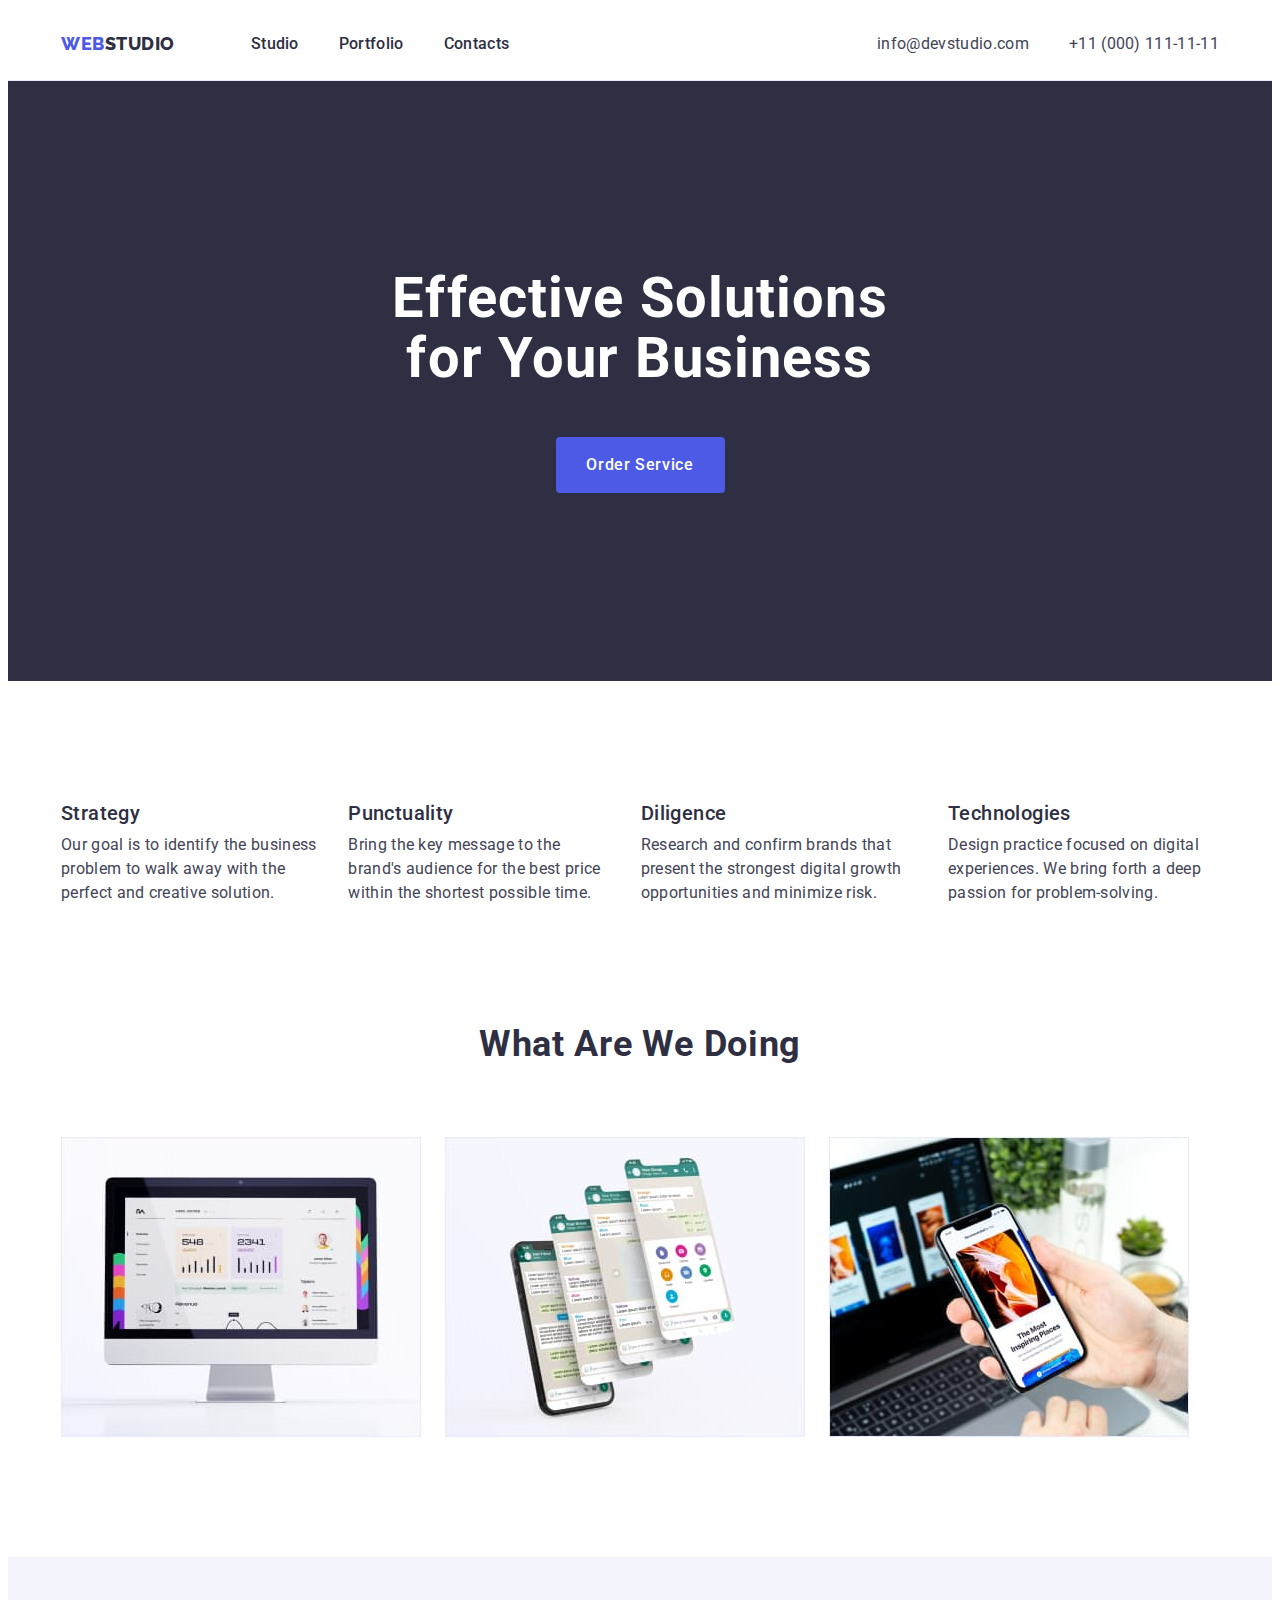
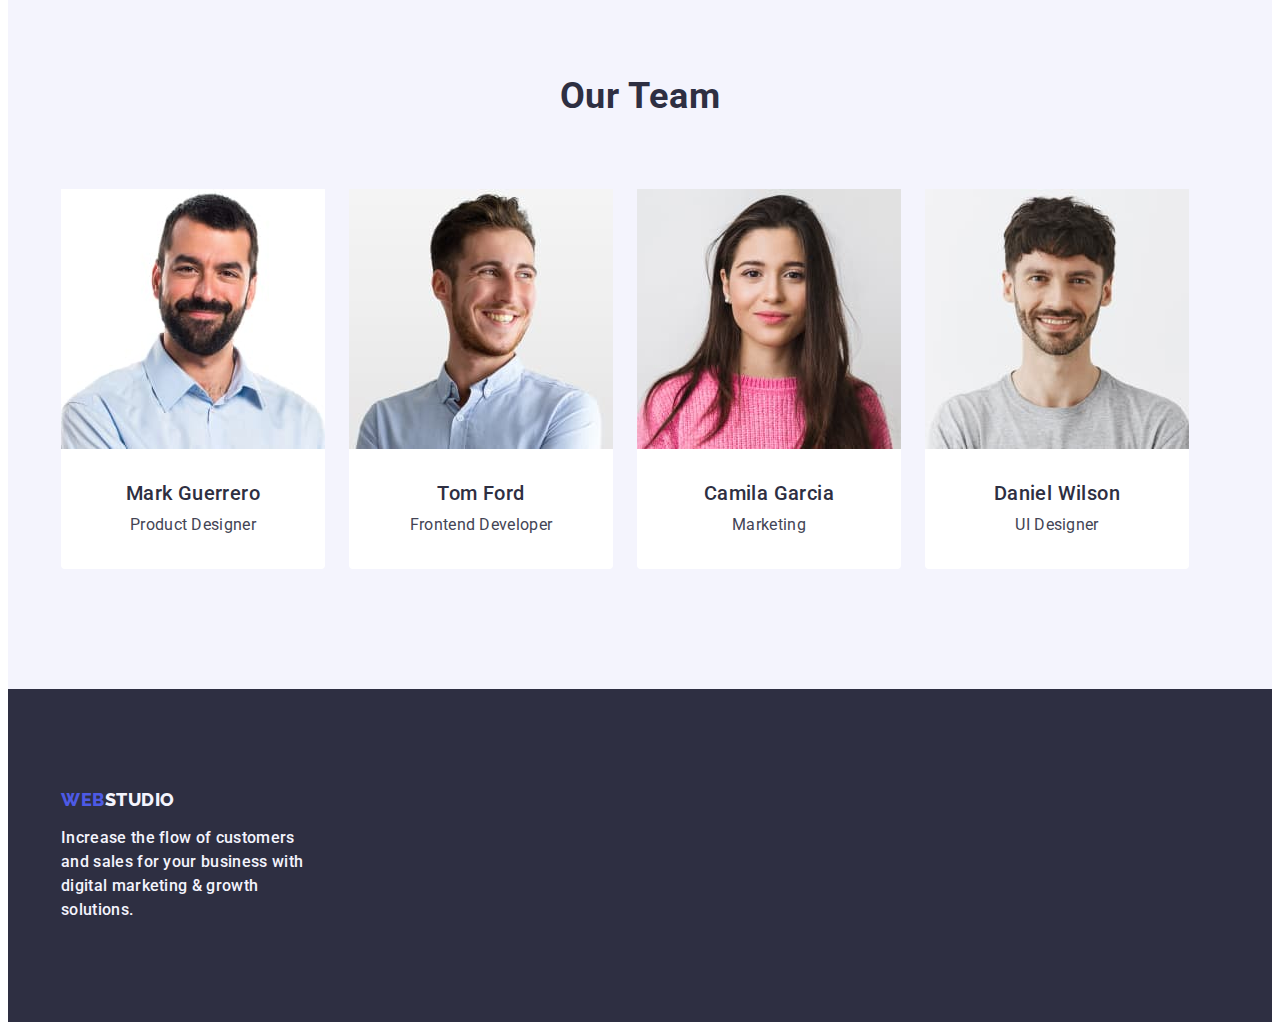
<file: index.html>
<!DOCTYPE html>
<html lang="en">
  <head>
    <meta charset="UTF-8" />
    <meta http-equiv="X-UA-Compatible" content="IE=edge" />
    <meta name="viewport" content="width=device-width, initial-scale=1.0" />
    <title>WebStudio</title>
    <!-- Normalize page -->
    <link
      rel="stylesheet"
      href="https://cdnjs.cloudflare.com/ajax/libs/modern-normalize/2.0.0/modern-normalize.min.css"
      integrity="sha512-4xo8blKMVCiXpTaLzQSLSw3KFOVPWhm/TRtuPVc4WG6kUgjH6J03IBuG7JZPkcWMxJ5huwaBpOpnwYElP/m6wg=="
      crossorigin="anonymous"
      referrerpolicy="no-referrer"
    />
    <link rel="stylesheet" href="./css/style.css" />
    <!-- Add google fonts -->
    <link rel="preconnect" href="https://fonts.googleapis.com" />
    <link rel="preconnect" href="https://fonts.gstatic.com" crossorigin />
    <link
      href="https://fonts.googleapis.com/css2?family=Raleway:wght@800&family=Roboto:wght@400;500;700&display=swap"
      rel="stylesheet"
    />
  </head>

  <body>
    <header id="header" class="header">
      <div class="container header-container">
        <nav class="menu-nav">
          <a href="./index.html" class="link logo-text">
            Web<span class="span-logo">Studio</span></a
          >
          <ul class="header-nav-menu list">
            <li class="menu-nav-item">
              <a href="./index.html" class="nav-text link">Studio</a>
            </li>
            <li class="menu-nav-item">
              <a href="./portfolio.html" class="nav-text link">Portfolio</a>
            </li>
            <li class="menu-nav-item">
              <a href="" class="nav-text link">Contacts</a>
            </li>
          </ul>
        </nav>
        <address class="nav-address">
          <ul class="adress-menu list">
            <li class="nav-address-item">
              <a class="link" href="mailto:info@devstudio.com"
                >info@devstudio.com</a
              >
            </li>
            <li class="nav-address-item">
              <a class="link" href="tel:+110001111111">+11 (000) 111-11-11</a>
            </li>
          </ul>
        </address>
      </div>
    </header>

    <main>
      <section class="section-solution">
        <div class="container">
          <h1 class="title-first section-solution-container">
            Effective Solutions for Your Business
          </h1>
          <button class="solution-button text-button" type="button">
            Order Service
          </button>
        </div>
      </section>

      <section class="section-preference">
        <div class="container">
          <h2 class="title-sec visually-hidden">Section2</h2>
          <ul class="list section-preference-list">
            <li class="section-preference-item">
              <h3 class="title-third">Strategy</h3>
              <p class="list-text">
                Our goal is to identify the business problem to walk away with
                the perfect and creative solution.
              </p>
            </li>
            <li class="section-preference-item">
              <h3 class="title-third">Punctuality</h3>
              <p class="list-text">
                Bring the key message to the brand's audience for the best price
                within the shortest possible time.
              </p>
            </li>
            <li class="section-preference-item">
              <h3 class="title-third">Diligence</h3>
              <p class="list-text">
                Research and confirm brands that present the strongest digital
                growth opportunities and minimize risk.
              </p>
            </li>
            <li class="section-preference-item">
              <h3 class="title-third">Technologies</h3>
              <p class="list-text">
                Design practice focused on digital experiences. We bring forth a
                deep passion for problem-solving.
              </p>
            </li>
          </ul>
        </div>
      </section>

      <section class="section-portfolio">
        <div class="container">
          <h2 class="title-sec section-portfolio-title">What are we doing</h2>
          <ul class="list section-portfolio-list">
            <li class="section-portfolio-item">
              <img src="./images/img1.jpg" alt="desktop" width="360" />
            </li>
            <li class="section-portfolio-item">
              <img src="./images/img2.jpg" alt="mobile" width="360" />
            </li>
            <li class="section-portfolio-item">
              <img src="./images/img3.jpg" alt="sinchro" width="360" />
            </li>
          </ul>
        </div>
      </section>

      <section class="section-our-team">
        <div class="container">
          <h2 class="title-sec section-our-team-title">Our Team</h2>
          <ul class="list section-our-team-list">
            <li class="section-our-team-item">
              <img src="./images/img-foto1.jpg" alt="mark" width="264" />
              <div class="section-our-team-item-container">
                <h3 class="title-third">Mark Guerrero</h3>
                <p class="list-text">Product Designer</p>
              </div>
            </li>
            <li class="section-our-team-item">
              <img src="./images/img-foto2.jpg" alt="tom" width="264" />
              <div class="section-our-team-item-container">
                <h3 class="title-third">Tom Ford</h3>
                <p class="list-text">Frontend Developer</p>
              </div>
            </li>
            <li class="section-our-team-item">
              <img src="./images/img-foto3.jpg" alt="camila" width="264" />
              <div class="section-our-team-item-container">
                <h3 class="title-third">Camila Garcia</h3>
                <p class="list-text">Marketing</p>
              </div>
            </li>
            <li class="section-our-team-item">
              <img src="./images/img-foto4.jpg" alt="daniel" width="264" />
              <div class="section-our-team-item-container">
                <h3 class="title-third">Daniel Wilson</h3>
                <p class="list-text">UI Designer</p>
              </div>
            </li>
          </ul>
        </div>
      </section>
    </main>

    <footer id="footer" class="basement">
      <div class="container footer-container">
        <a href="./index.html" class="link logo-text">
          Web<span class="footer-span-logo">Studio</span></a
        >
        <p class="footer-text">
          Increase the flow of customers and sales for your business with
          digital marketing & growth solutions.
        </p>
      </div>
    </footer>
  </body>
</html>
</file>
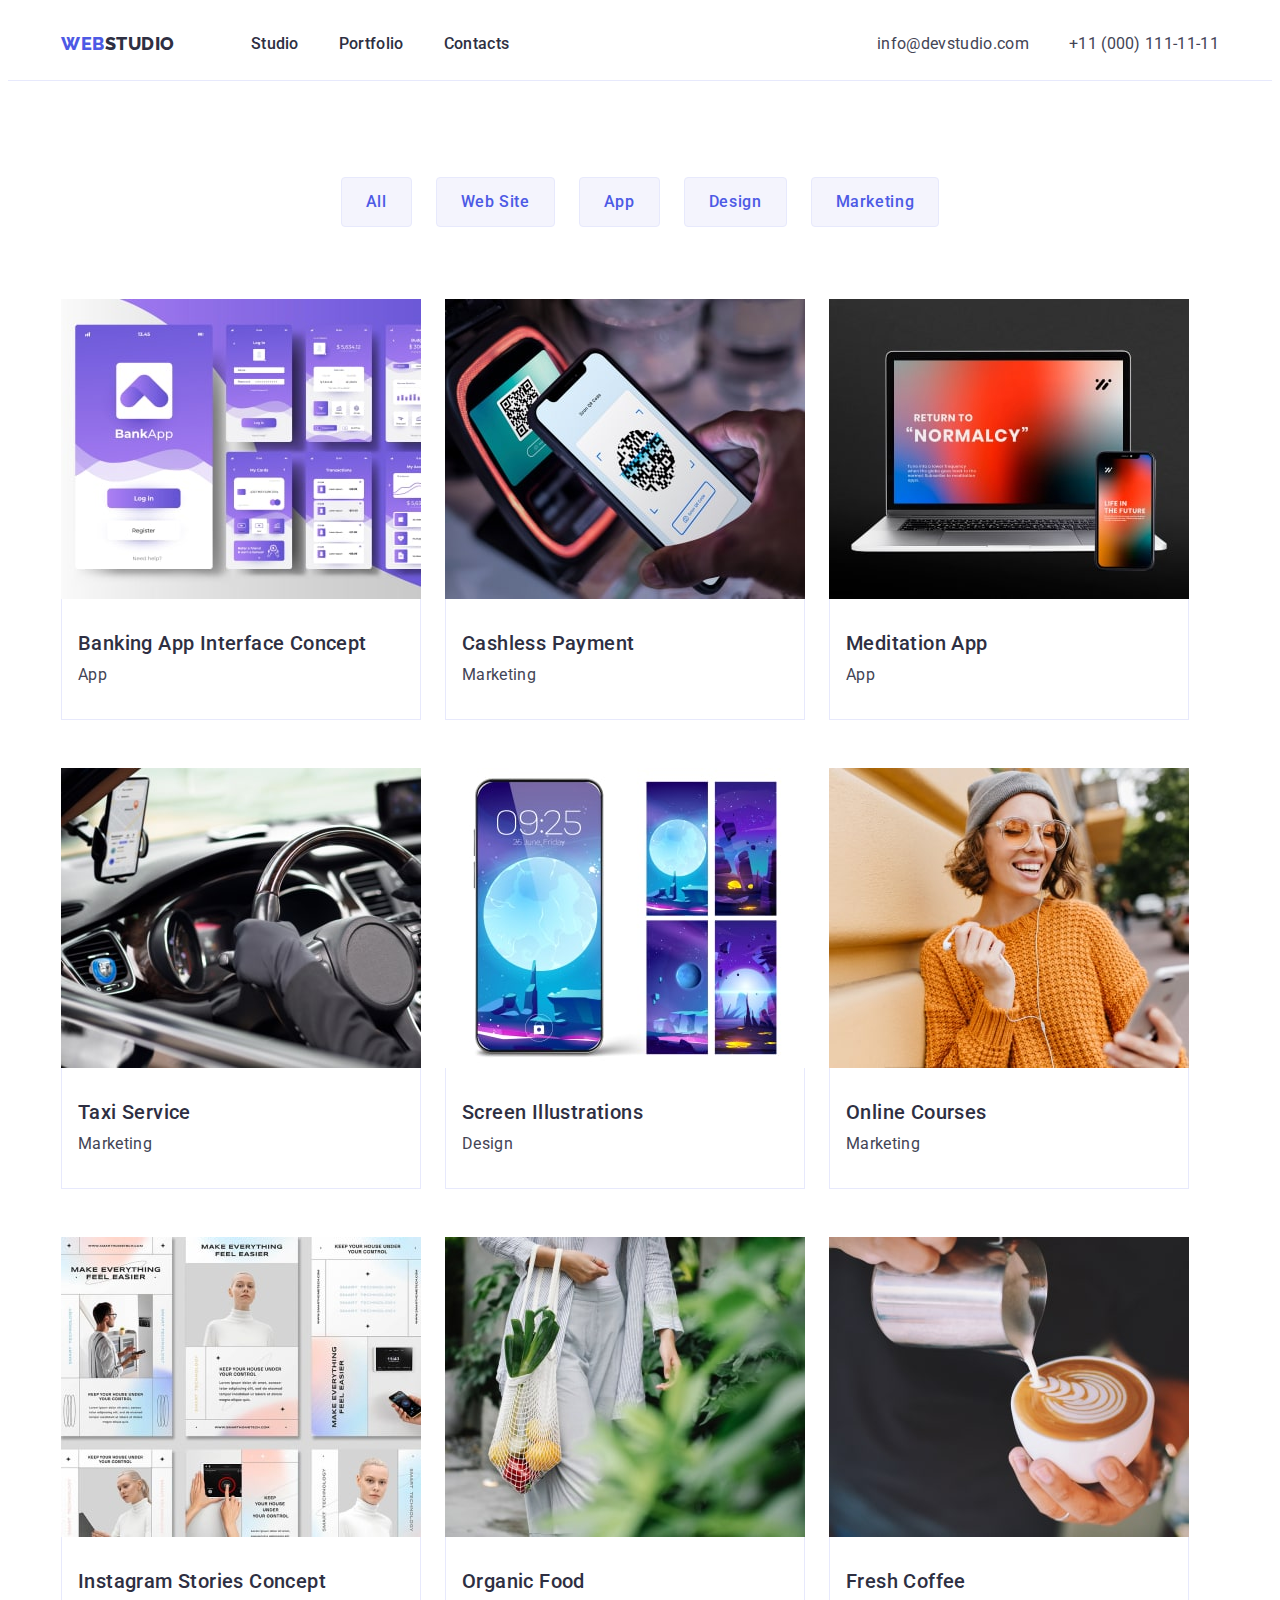
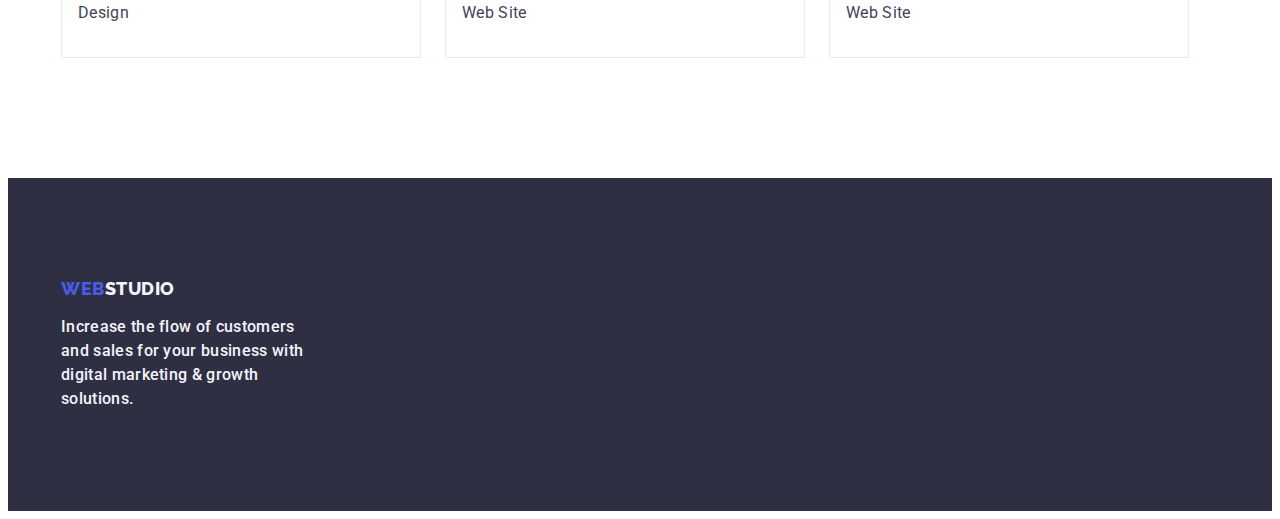
<file: portfolio.html>
<!DOCTYPE html>
<html lang="en">
  <head>
    <meta charset="UTF-8" />
    <meta http-equiv="X-UA-Compatible" content="IE=edge" />
    <meta name="viewport" content="width=device-width, initial-scale=1.0" />
    <title>WebStudio</title>
    <!-- Normalize page -->
    <link
      rel="stylesheet"
      href="https://cdnjs.cloudflare.com/ajax/libs/modern-normalize/2.0.0/modern-normalize.min.css"
      integrity="sha512-4xo8blKMVCiXpTaLzQSLSw3KFOVPWhm/TRtuPVc4WG6kUgjH6J03IBuG7JZPkcWMxJ5huwaBpOpnwYElP/m6wg=="
      crossorigin="anonymous"
      referrerpolicy="no-referrer"
    />
    <link rel="stylesheet" href="./css/style.css" />
    <!-- Add google fonts -->
    <link rel="preconnect" href="https://fonts.googleapis.com" />
    <link rel="preconnect" href="https://fonts.gstatic.com" crossorigin />
    <link
      href="https://fonts.googleapis.com/css2?family=Raleway:wght@800&family=Roboto:wght@400;500;700&display=swap"
      rel="stylesheet"
    />
  </head>

  <body>
    <header id="header" class="header">
      <div class="container header-container">
        <nav class="menu-nav">
          <a href="./index.html" class="link logo-text">
            Web<span class="span-logo">Studio</span></a
          >
          <ul class="header-nav-menu list">
            <li class="menu-nav-item">
              <a href="./index.html" class="nav-text link">Studio</a>
            </li>
            <li class="menu-nav-item">
              <a href="./portfolio.html" class="nav-text link">Portfolio</a>
            </li>
            <li class="menu-nav-item">
              <a href="" class="nav-text link">Contacts</a>
            </li>
          </ul>
        </nav>
        <address class="nav-address">
          <ul class="adress-menu list">
            <li class="nav-address-item">
              <a class="link" href="mailto:info@devstudio.com"
                >info@devstudio.com</a
              >
            </li>
            <li class="nav-address-item">
              <a class="link" href="tel:+110001111111">+11 (000) 111-11-11</a>
            </li>
          </ul>
        </address>
      </div>
    </header>

    <main>
      <section class="section-filters">
        <div class="container">
          <h1 class="visually-hidden">Filters</h1>

          <ul class="list section-filters-list">
            <li class="section-filters-item">
              <button class="filter-button text-button" type="button">
                All
              </button>
            </li>
            <li class="section-filters-item">
              <button class="filter-button text-button" type="button">
                Web Site
              </button>
            </li>
            <li class="section-filters-item">
              <button class="filter-button text-button" type="button">
                App
              </button>
            </li>
            <li class="section-filters-item">
              <button class="filter-button text-button" type="button">
                Design
              </button>
            </li>
            <li class="section-filters-item">
              <button class="filter-button text-button" type="button">
                Marketing
              </button>
            </li>
          </ul>

          <ul class="list filters-portfolio-list">
            <li class="section-filters-portfolio-item">
              <a class="link">
                <img
                  src="./images/HW02-1-1-BankingApp.jpg"
                  alt="BankingApp"
                  width="360"
                />
                <div class="section-filters-portfolio-item-container">
                  <h2 class="title-third">Banking App Interface Concept</h2>
                  <p class="list-text">App</p>
                </div>
              </a>
            </li>
            <li class="section-filters-portfolio-item">
              <a class="link">
                <img
                  src="./images/HW02-1-2-Payment.jpg"
                  alt="Cashless Payment"
                  width="360"
                />
                <div class="section-filters-portfolio-item-container">
                  <h2 class="title-third">Cashless Payment</h2>
                  <p class="list-text">Marketing</p>
                </div>
              </a>
            </li>
            <li class="section-filters-portfolio-item">
              <a class="link">
                <img
                  src="./images/HW02-1-3-Cashless-Payment.jpg"
                  alt="Meditation App"
                  width="360"
                />
                <div class="section-filters-portfolio-item-container">
                  <h2 class="title-third">Meditation App</h2>
                  <p class="list-text">App</p>
                </div>
              </a>
            </li>
            <li class="section-filters-portfolio-item">
              <a class="link">
                <img
                  src="./images/HW02-2-1-Taxi.jpg"
                  alt="Marketing"
                  width="360"
                />
                <div class="section-filters-portfolio-item-container">
                  <h2 class="title-third">Taxi Service</h2>
                  <p class="list-text">Marketing</p>
                </div>
              </a>
            </li>
            <li class="section-filters-portfolio-item">
              <a class="link">
                <img
                  src="./images/HW02-2-2-Illustrations.jpg"
                  alt="Screen Illustrations"
                  width="360"
                />
                <div class="section-filters-portfolio-item-container">
                  <h2 class="title-third">Screen Illustrations</h2>
                  <p class="list-text">Design</p>
                </div>
              </a>
            </li>
            <li class="section-filters-portfolio-item">
              <a class="link">
                <img
                  src="./images/HW02-2-3-Courses.jpg"
                  alt="Online Courses"
                  width="360"
                />
                <div class="section-filters-portfolio-item-container">
                  <h2 class="title-third">Online Courses</h2>
                  <p class="list-text">Marketing</p>
                </div>
              </a>
            </li>
            <li class="section-filters-portfolio-item">
              <a class="link">
                <img
                  src="./images/HW02-3-1-Insta.jpg"
                  alt="Instagram Stories"
                  width="360"
                />
                <div class="section-filters-portfolio-item-container">
                  <h2 class="title-third">Instagram Stories Concept</h2>
                  <p class="list-text">Design</p>
                </div>
              </a>
            </li>
            <li class="section-filters-portfolio-item">
              <a class="link">
                <img
                  src="./images/HW02-3-2-Food.jpg"
                  alt="Organic Food"
                  width="360"
                />
                <div class="section-filters-portfolio-item-container">
                  <h2 class="title-third">Organic Food</h2>
                  <p class="list-text">Web Site</p>
                </div>
              </a>
            </li>
            <li class="section-filters-portfolio-item">
              <a class="link">
                <img
                  src="./images/HW02-3-3-Coffee.jpg"
                  alt="Fresh Coffee"
                  width="360"
                />
                <div class="section-filters-portfolio-item-container">
                  <h2 class="title-third">Fresh Coffee</h2>
                  <p class="list-text">Web Site</p>
                </div>
              </a>
            </li>
          </ul>
        </div>
      </section>
    </main>

    <footer id="footer" class="basement">
      <div class="container footer-container">
        <a href="./index.html" class="link logo-text">
          Web<span class="footer-span-logo">Studio</span></a
        >
        <p class="footer-text">
          Increase the flow of customers and sales for your business with
          digital marketing & growth solutions.
        </p>
      </div>
    </footer>
  </body>
</html>
</file>
<file: css/style.css>
:root {
  --iris-color: #4d5ae5;
  --ocean-color: #404bbf;
  --navyblue-color: #2e2f42;
  --green-color: #31d0aa;
  --slate-color: #434455;
  --lightslate-color: #8e8f99;
  --cornflower-color: #e7e9fc;
  --cloud-color: #f4f4fd;
  --navybluemodal-color: #2e2f42;
  --gray-color: #2e2f42;
  --white-color: #ffffff;
  --dairy-color: #fcfcfc;
}
.visually-hidden {
  position: absolute;
  width: 1px;
  height: 1px;
  margin: -1px;
  border: 0;
  padding: 0;
  white-space: nowrap;
  clip-path: inset(100%);
  clip: rect(0 0 0 0);
  overflow: hidden;
}
p,
h1,
h2,
h3,
h4,
h5,
h6 {
  margin-top: 0;
  margin-bottom: 0;
}
ul,
ol {
  margin-top: 0;
  margin-bottom: 0;
  padding-left: 0;
}

body {
  background-color: var(--white-color);
  font-family: "Roboto", sans-serif;
  color: var(--slate-color);
  line-height: 1.5;
  letter-spacing: 0.02em;
}
img {
  display: block;
  max-width: 100%;
  height: auto;
}
.container {
  width: 100%;
  max-width: 1158px;
  padding-left: 15px;
  padding-right: 15px;
  margin: 0 auto;
}

/*----- INDEX.HTML -----*/
/*----- Header -----*/
.header {
  padding: 24px 0px;
  border-bottom: 1px solid var(--cornflower-color);
}
.menu-nav {
  display: flex;
  align-items: center;
}
.header-nav-menu {
  display: flex;
  align-items: center;
  gap: 40px;
}
.header-container {
  display: flex;
  align-items: center;
}
.link {
  text-decoration: none;
}
.logo-text {
  display: inline-block;
  font-family: "Raleway", sans-serif;
  font-size: 18px;
  font-weight: 800;
  line-height: 1.17;
  letter-spacing: 0.03em;
  text-transform: uppercase;
  color: var(--iris-color);
}
.header-container .logo-text {
  margin-right: 76px;
}
.basement .logo-text {
  margin-bottom: 16px;
}
.span-logo {
  color: var(--navyblue-color);
}
.list {
  list-style: none;
  color: var(--slate-color);
}
.nav-text {
  padding: 24px 0;
  font-weight: 500;
  font-size: 16px;
  line-height: 1.5;
  letter-spacing: 0.02em;
  color: var(--navyblue-color);
}
.nav-address {
  font-style: normal;
  color: var(--slate-color);
  margin-left: auto;
}
.adress-menu {
  display: flex;
  align-items: center;
  gap: 40px;
}
.nav-address .list a {
  color: var(--slate-color);
}

.nav-address .list .link:hover,
.nav-address .list .link:focus {
  color: var(--ocean-color);
}
.list .link:hover,
.link:focus {
  color: var(--ocean-color);
}

/*----- Section Solution -----*/
.section-solution {
  background-color: var(--navyblue-color);
  color: var(--white-color);
  padding-top: 188px;
  padding-bottom: 188px;
}
.section-solution-container {
  max-width: 496px;
  width: 100%;
  align-items: center;
  margin: 0 auto;
  margin-bottom: 48px;
}
.title-first {
  font-weight: 700;
  font-size: 56px;
  line-height: 1.07;
  letter-spacing: 0.02em;
  text-align: center;
  color: var(--white-color);
}
.solution-button {
  height: 56px;
  min-width: 169px;
  color: var(--white-color);
  background-color: var(--iris-color);
  cursor: pointer;
  border-radius: 4px;
  border: none;
  display: block;
  margin: 0 auto;
}
.solution-button:hover,
.solution-button:focus {
  background-color: var(--ocean-color);
  color: var(--white-color);
}
.text-button {
  font-family: "Roboto", sans-serif;
  font-weight: 500;
  font-size: 16px;
  line-height: 1.5;
  letter-spacing: 0.04em;
}

/*----- Section Preference -----*/
.section-preference {
  padding: 120px 0px;
}
.section-preference-list {
  display: flex;
  gap: 24px;
  margin: 0 auto;
}
.section-preference-item {
  max-width: calc(100% - (24px * 3) / 4);
}
.title-sec {
  font-weight: 700;
  font-size: 36px;
  line-height: 1.11;
  text-align: center;
  letter-spacing: 0.02em;
  text-transform: capitalize;
  letter-spacing: 0.02em;
  color: var(--gray-color);
}
.title-third {
  font-weight: 500;
  font-size: 20px;
  line-height: 1.2;
  letter-spacing: 0.02em;
  color: var(--gray-color);
  margin-bottom: 8px;
}
.list-text {
  font-size: 16px;
  line-height: 1.5;
  letter-spacing: 0.02em;
  color: var(--slate-color);
}

/*----- Section Portfolio -----*/
.section-portfolio {
  padding-bottom: 120px;
}
.section-portfolio-list {
  display: flex;
  gap: 24px;
}
.section-portfolio-item {
  max-width: calc(100% - (24px * 2) / 3);
}

/*----- Section our team -----*/
.section-our-team {
  padding-top: 120px;
  padding-bottom: 120px;
  background-color: var(--cloud-color);
}
.section-our-team-title {
  margin-bottom: 72px;
}
.section-our-team-item {
  max-width: calc(100% - (24px * 3) / 4);

  background-color: var(--white-color);
  border-radius: 0px 0px 4px 4px;
}
.section-our-team-item-container {
  text-align: center;
  padding: 32px 16px;
}
.section-portfolio-title {
  margin-bottom: 72px;
}
.section-our-team-list {
  display: flex;
  gap: 24px;
}
/*----- PORTFOLIO.HTML -----*/
/*----- Section Filters -----*/
.section-filters {
  padding-top: 96px;
  padding-bottom: 120px;
}
.section-filters-list {
  display: flex;
  justify-content: center;
  gap: 24px;
  margin-bottom: 72px;
}
.filter-button {
  padding: 12px 24px;
  border: 1px solid var(--cornflower-color);
  border-radius: 4px;
  color: var(--iris-color);
  background-color: var(--cloud-color);
  cursor: pointer;
}
.filter-button:hover,
.filter-button:focus {
  border: 1px solid transparent;
  background-color: var(--ocean-color);
  color: var(--white-color);
}
.filters-portfolio-list {
  display: flex;
  flex-wrap: wrap;
  column-gap: 24px;
  row-gap: 48px;
}
.section-filters-portfolio-item {
  max-width: calc(100% - (24px * 2) / 3);
}
.section-filters-portfolio-item-container {
  border: 1px solid var(--cornflower-color);
  border-top: none;
  padding: 32px 16px;
}

/*----- Footer -----*/
.basement {
  padding: 100px 0;
  background-color: var(--gray-color);
}
.footer-span-logo {
  color: var(--cloud-color);
}
.footer-text {
  width: 264px;
  color: var(--cloud-color);
  font-weight: 500;
  font-size: 16px;
  line-height: 1.5;
  letter-spacing: 0.02em;
}
</file>
